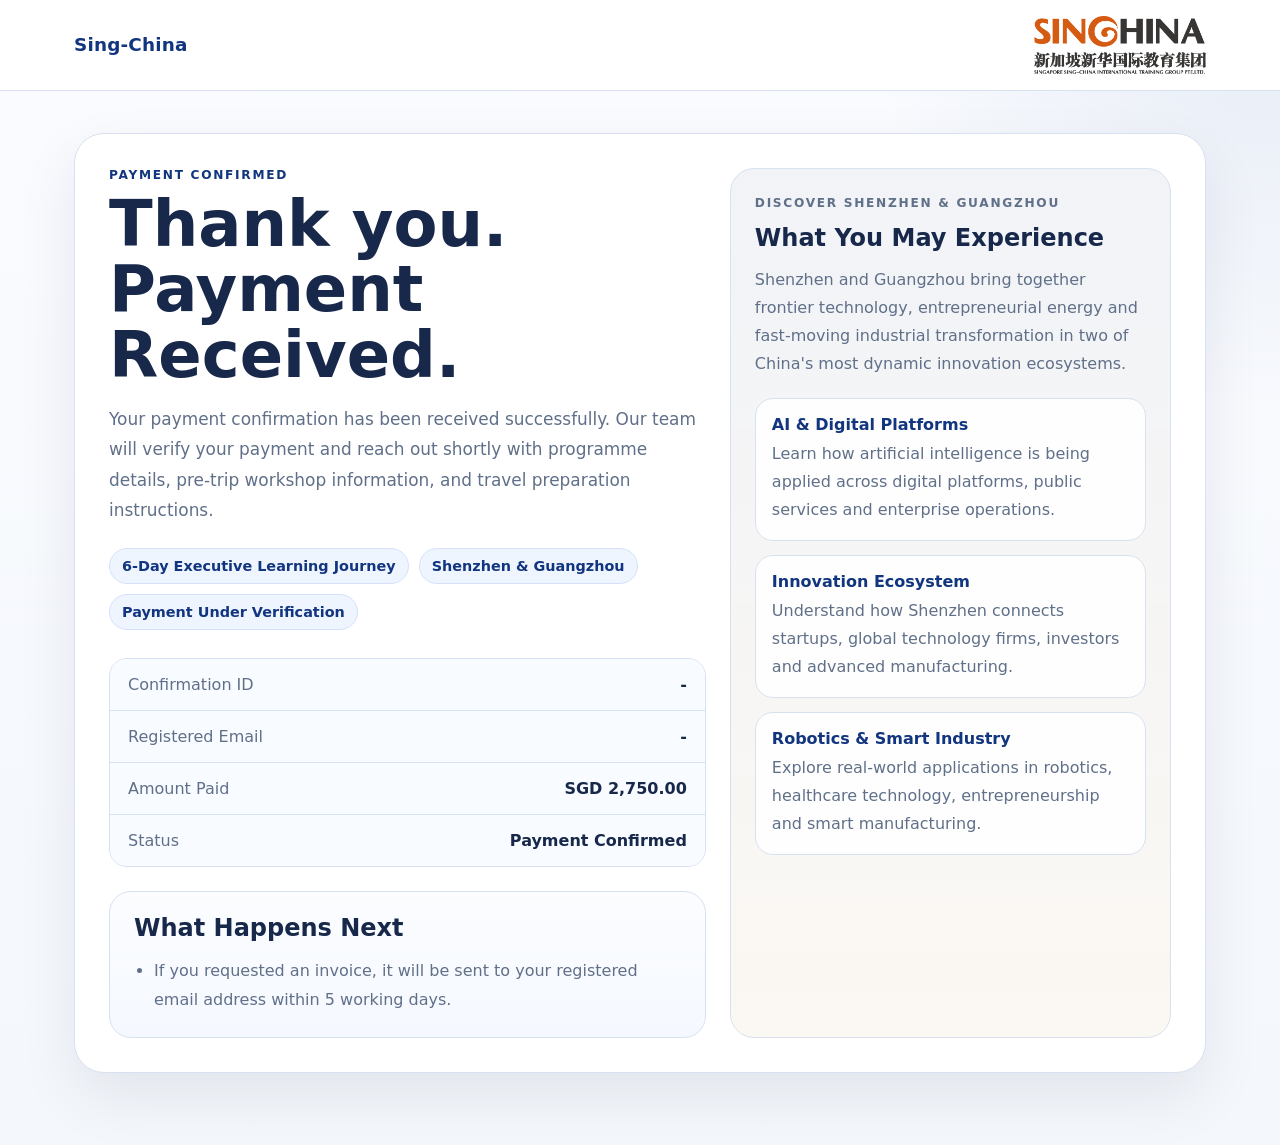
<file: public/success.html>
<!DOCTYPE html>
<html lang="en">
  <head>
    <meta charset="UTF-8" />
    <meta name="viewport" content="width=device-width, initial-scale=1.0" />
    <title>Sing-China | Building AI Readiness for the Future Economy | Payment Confirmed</title>
    <style>
      :root {
        color-scheme: light;
        --bg: #f4f7fb;
        --surface: #ffffff;
        --surface-soft: #f8fbff;
        --ink: #17284a;
        --muted: #607089;
        --line: #d8e1ef;
        --brand: #12357f;
        --brand-dark: #091b45;
        --accent: #cfa35f;
        --shadow: 0 24px 60px rgba(9, 27, 69, 0.08);
        font-family: Inter, system-ui, -apple-system, BlinkMacSystemFont, "Segoe UI", sans-serif;
      }

      * { box-sizing: border-box; }
      body {
        margin: 0;
        background: radial-gradient(circle at top right, rgba(18, 53, 127, 0.08), transparent 24%), linear-gradient(180deg, #f9fbff 0%, var(--bg) 100%);
        color: var(--ink);
      }
      .topbar { background: #ffffff; color: var(--ink); border-bottom: 1px solid var(--line); }
      .topbar-inner { max-width: 1180px; margin: 0 auto; padding: 16px 24px; display: flex; align-items: center; justify-content: space-between; gap: 20px; }
      .success-brand { display: flex; align-items: center; gap: 16px; flex-wrap: wrap; }
      .success-brand__text { font-size: 1.15rem; font-weight: 800; color: var(--brand); letter-spacing: .01em; }
      .success-brand img { display: block; width: auto; height: auto; object-fit: contain; }
      .success-brand__primary { max-width: 178px; max-height: 178px; }
      .success-brand__secondary { max-width: 205px; max-height: 100px; }
      .success-brand__partner { max-width: 190px; max-height: 58px; align-self: center; }
      .page { max-width: 1180px; margin: 0 auto; padding: 42px 24px 72px; }
      .hero { display: grid; grid-template-columns: minmax(0,1.15fr) minmax(320px,.85fr); gap: 24px; background: var(--surface); border: 1px solid var(--line); border-radius: 30px; box-shadow: var(--shadow); padding: 34px; }
      .eyebrow { margin: 0 0 10px; color: var(--brand); text-transform: uppercase; letter-spacing: .14em; font-size: .76rem; font-weight: 800; }
      h1,h2,h3,p { margin-top: 0; }
      h1 { margin-bottom: 16px; font-size: clamp(2.4rem,5vw,4rem); line-height: 1.02; }
      .intro { color: var(--muted); font-size: 1.06rem; line-height: 1.8; max-width: 60ch; }
      .badges { display: flex; flex-wrap: wrap; gap: 10px; margin-top: 22px; }
      .badges span { border: 1px solid #d5e1fb; background: #eff5ff; color: var(--brand); border-radius: 999px; padding: 9px 12px; font-size: .9rem; font-weight: 700; }
      .summary { margin-top: 28px; border: 1px solid var(--line); border-radius: 18px; overflow: hidden; }
      .summary-row { display: flex; justify-content: space-between; gap: 18px; padding: 16px 18px; background: var(--surface-soft); }
      .summary-row + .summary-row { border-top: 1px solid var(--line); }
      .summary-row span { color: var(--muted); }
      .hero-side { border-radius: 24px; padding: 24px; background: linear-gradient(180deg, rgba(18,53,127,.06) 0%, rgba(207,163,95,.08) 100%), #fff; border: 1px solid var(--line); }
      .hero-side h2 { margin-bottom: 14px; }
      .hero-side p { color: var(--muted); line-height: 1.75; }
      .qingdao-points { display: grid; gap: 14px; margin-top: 20px; }
      .qingdao-points article { padding: 16px; border-radius: 18px; border: 1px solid var(--line); background: rgba(255,255,255,.9); }
      .qingdao-points h3 { margin: 0 0 6px; font-size: 1rem; color: var(--brand); }
      .qingdao-points p { margin: 0; }
      .next-steps-box { margin-top: 24px; padding: 22px 24px; border-radius: 22px; border: 1px solid var(--line); background: linear-gradient(180deg, #fbfdff 0%, #f5f8ff 100%); }
      .next-steps-box h2 { margin-bottom: 14px; }
      .next-steps-box ul { margin: 0; padding-left: 20px; color: var(--muted); line-height: 1.85; }
      @media (max-width: 980px) { .hero { grid-template-columns: 1fr; } }
      @media (max-width: 760px) {
        .page { padding: 24px 14px 48px; }
        .hero,.next-steps-box { padding: 22px; border-radius: 20px; }
        .summary-row { flex-direction: column; align-items: flex-start; }
        .success-brand { gap: 10px; }
        .success-brand__primary { max-width: 126px; max-height: 126px; }
        .success-brand__secondary { max-width: 154px; max-height: 74px; }
        .success-brand__partner { max-width: 132px; max-height: 40px; }
        h1 { font-size: 2.2rem; }
      }
    </style>
  </head>
  <body>
    <header class="topbar">
      <div class="topbar-inner">
        <div class="success-brand">
          <div class="success-brand__text">Sing-China</div>
        </div>
        <img src="./SCITGlogo.png" alt="SCITG logo" class="success-brand__partner" />
      </div>
    </header>

    <main class="page">
      <section class="hero">
        <div>
          <p class="eyebrow">Payment Confirmed</p>
          <h1 id="successHeadline">Thank you.<br />Payment Received.</h1>
          <p class="intro">
            Your payment confirmation has been received successfully. Our team will verify your payment and reach out shortly with programme details, pre-trip workshop information, and travel preparation instructions.
          </p>

          <div class="badges">
            <span>6-Day Executive Learning Journey</span>
            <span>Shenzhen &amp; Guangzhou</span>
            <span>Payment Under Verification</span>
          </div>

          <div class="summary">
            <div class="summary-row">
              <span>Confirmation ID</span>
              <strong id="successSubmissionId">-</strong>
            </div>
            <div class="summary-row">
              <span>Registered Email</span>
              <strong id="successEmail">-</strong>
            </div>
            <div class="summary-row">
              <span>Amount Paid</span>
              <strong id="successAmountPaid">SGD 2,750.00</strong>
            </div>
            <div class="summary-row">
              <span>Status</span>
              <strong id="successStatus">Payment Confirmed</strong>
            </div>
          </div>

          <div class="next-steps-box">
            <h2>What Happens Next</h2>
            <ul>
              <li>If you requested an invoice, it will be sent to your registered email address within 5 working days.</li>
            </ul>
          </div>
        </div>

        <aside class="hero-side">
          <p class="eyebrow">Discover Shenzhen &amp; Guangzhou</p>
          <h2>What You May Experience</h2>
          <p>
            Shenzhen and Guangzhou bring together frontier technology, entrepreneurial energy and fast-moving industrial transformation in two of China's most dynamic innovation ecosystems.
          </p>
          <div class="qingdao-points">
            <article>
              <h3>AI &amp; Digital Platforms</h3>
              <p>Learn how artificial intelligence is being applied across digital platforms, public services and enterprise operations.</p>
            </article>
            <article>
              <h3>Innovation Ecosystem</h3>
              <p>Understand how Shenzhen connects startups, global technology firms, investors and advanced manufacturing.</p>
            </article>
            <article>
              <h3>Robotics &amp; Smart Industry</h3>
              <p>Explore real-world applications in robotics, healthcare technology, entrepreneurship and smart manufacturing.</p>
            </article>
          </div>
        </aside>
      </section>

    </main>

    <script src="./success.js"></script>
  </body>
</html>
</file>
